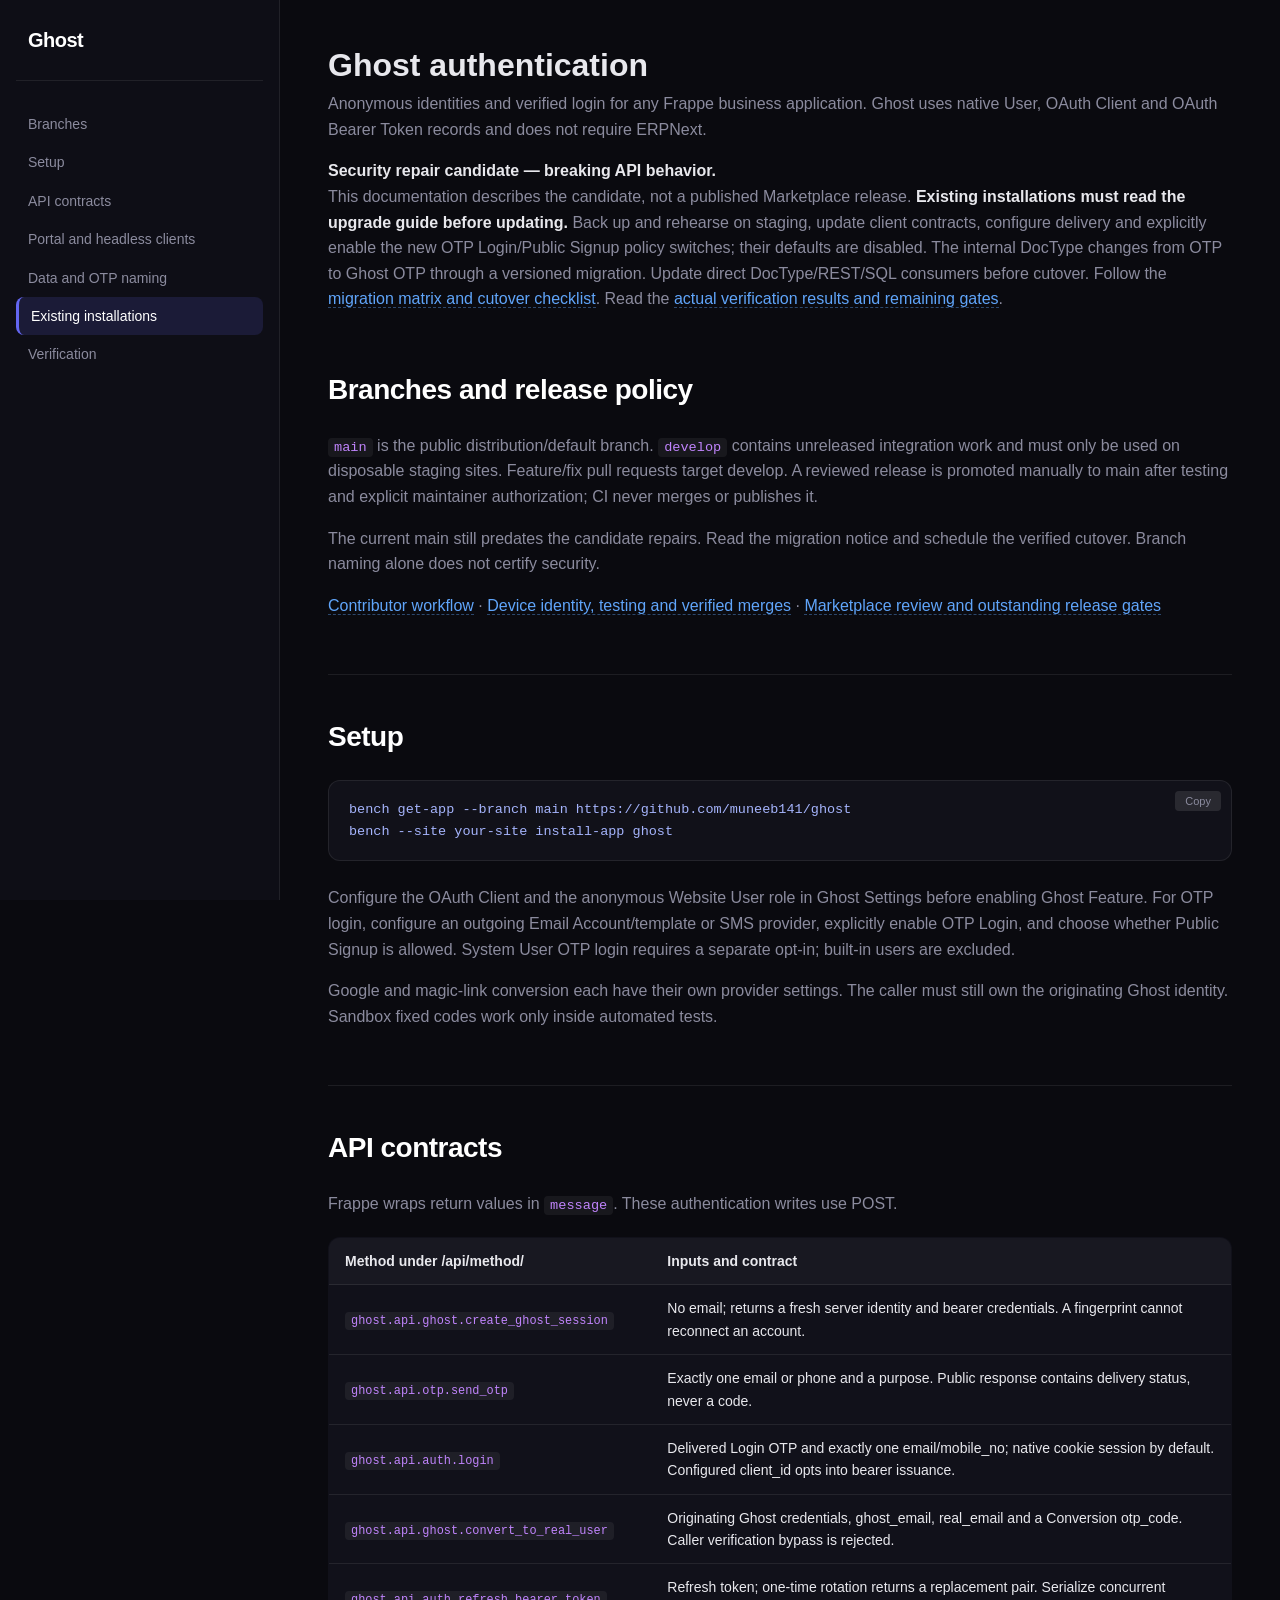
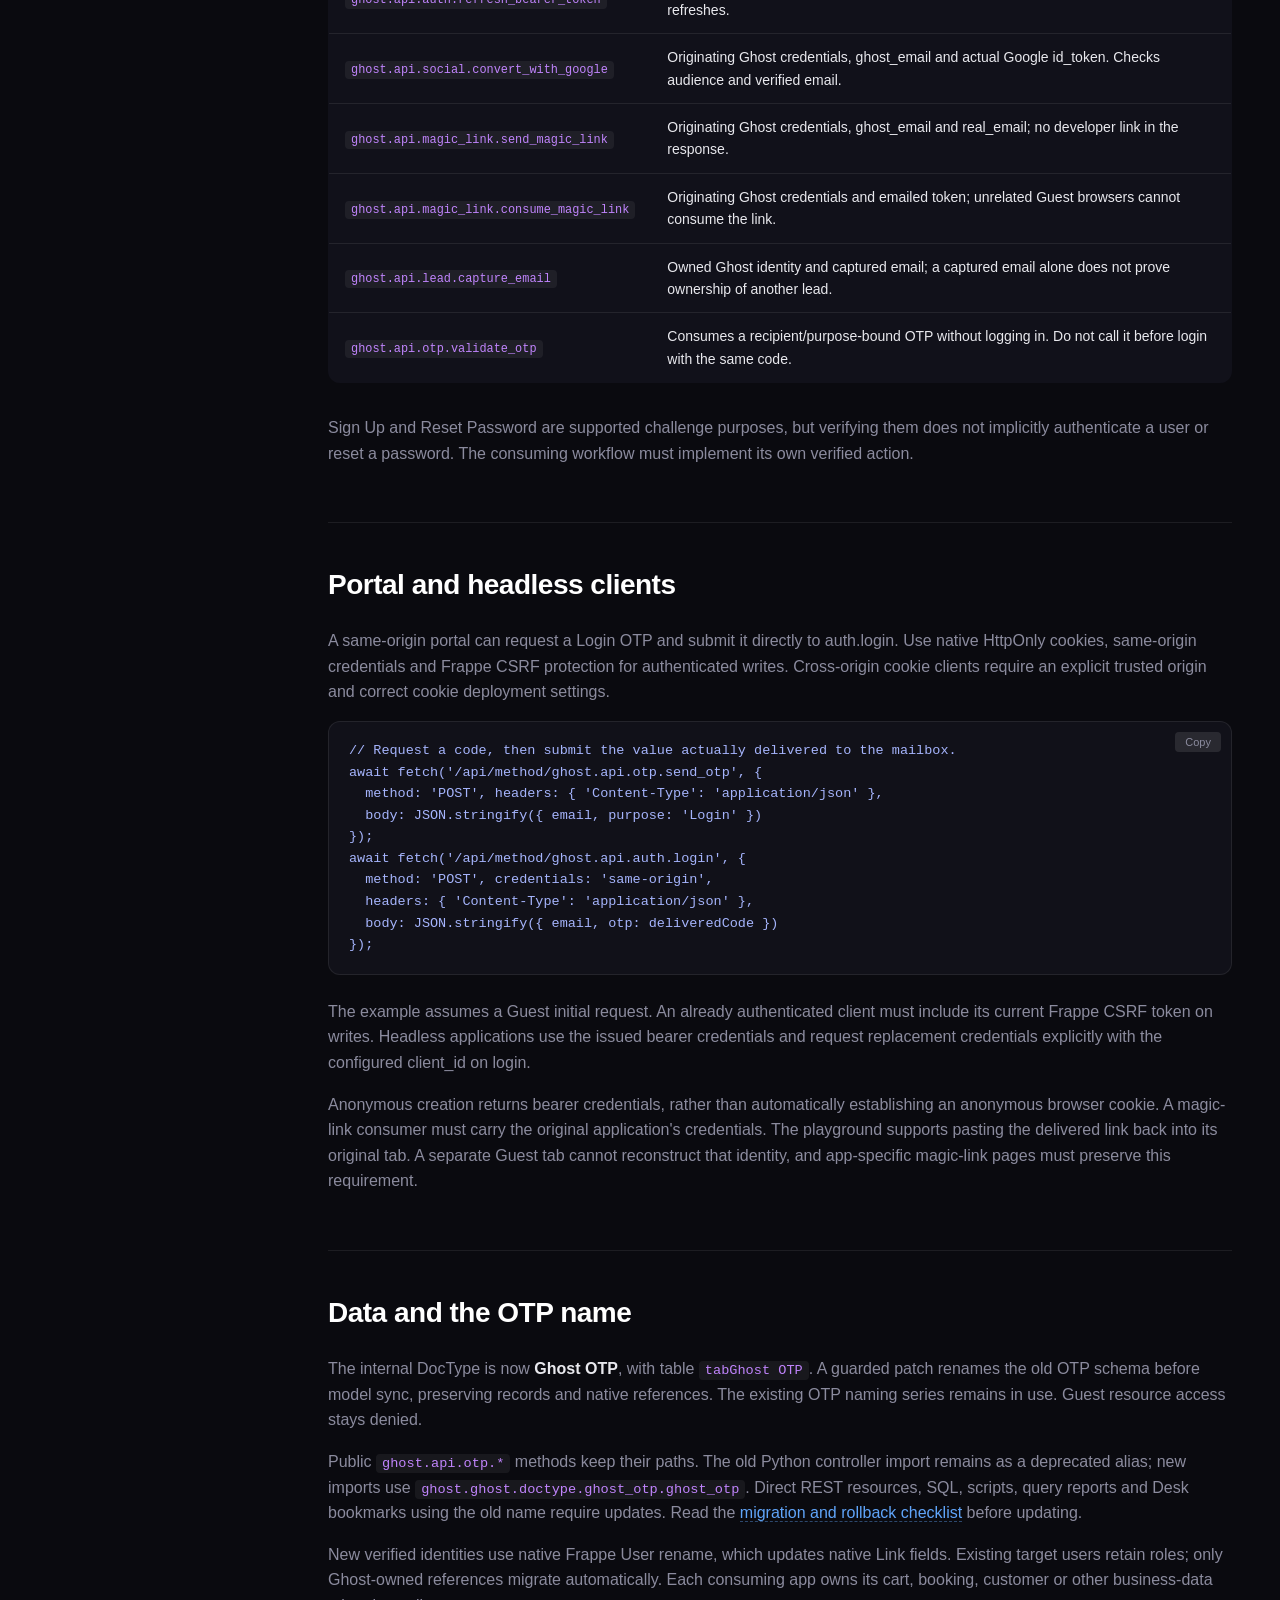
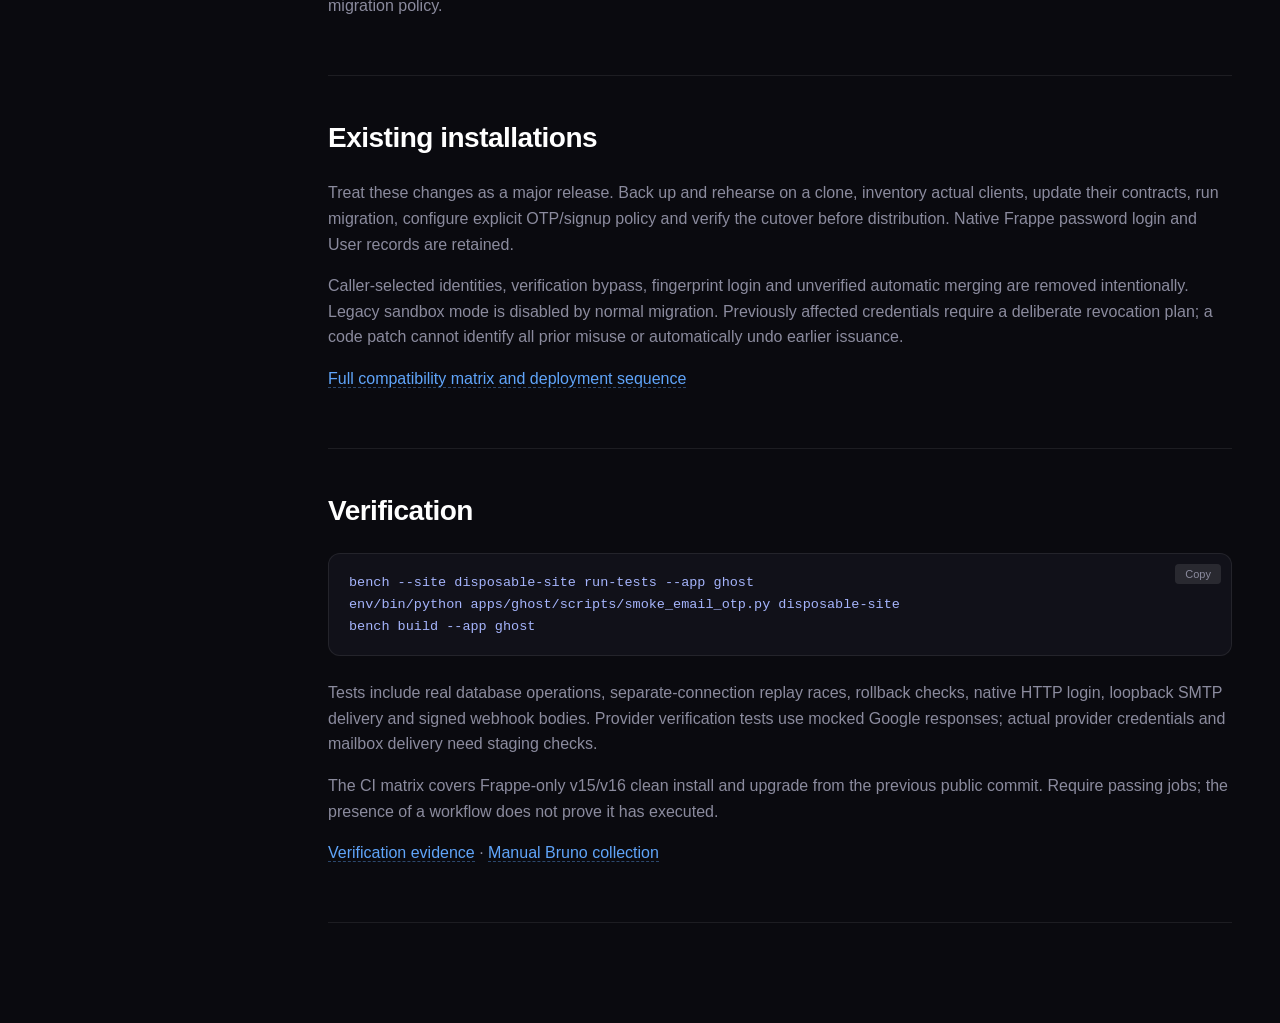
<file: docs/index.html>
<!DOCTYPE html>
<html lang="en">
<head>
  <meta charset="UTF-8">
  <meta name="viewport" content="width=device-width, initial-scale=1.0">
  <title>Ghost — Authentication and upgrade guide</title>
  <link rel="icon" type="image/png" href="assets/favicon.png">
  <link rel="stylesheet" href="style.css">
</head>
<body>
  <button class="menu-toggle" id="menuToggle">Menu</button>
  <aside class="sidebar" id="sidebar">
    <a href="#getting-started" class="brand">Ghost</a>
    <nav>
      <a class="nav-link" href="#branches">Branches</a>
      <a class="nav-link" href="#getting-started">Setup</a>
      <a class="nav-link" href="#api">API contracts</a>
      <a class="nav-link" href="#frontend">Portal and headless clients</a>
      <a class="nav-link" href="#doctypes">Data and OTP naming</a>
      <a class="nav-link" href="#upgrade">Existing installations</a>
      <a class="nav-link" href="#testing">Verification</a>
    </nav>
  </aside>
  <main class="main-content">
    <h1>Ghost authentication</h1>
    <p>Anonymous identities and verified login for any Frappe business application.
      Ghost uses native User, OAuth Client and OAuth Bearer Token records and does not require ERPNext.</p>
    <div class="info-box warning">
      <strong>Security repair candidate — breaking API behavior.</strong>
      <p>This documentation describes the candidate, not a published Marketplace release.
      <strong>Existing installations must read the upgrade guide before updating.</strong>
      Back up and rehearse on staging, update client contracts, configure delivery and explicitly
      enable the new OTP Login/Public Signup policy switches; their defaults are disabled.
      The internal DocType changes from OTP to Ghost OTP through a versioned migration.
      Update direct DocType/REST/SQL consumers before cutover. Follow the <a href="API_MIGRATION.md">migration matrix and cutover checklist</a>.
      Read the <a href="COMPATIBILITY_REPORT.md">actual verification results and remaining gates</a>.</p>
    </div>
    <section id="branches">
      <h2>Branches and release policy</h2>
      <p><code>main</code> is the public distribution/default branch. <code>develop</code> contains
        unreleased integration work and must only be used on disposable staging sites.
        Feature/fix pull requests target develop. A reviewed release is promoted manually to main
        after testing and explicit maintainer authorization; CI never merges or publishes it.</p>
      <p>The current main still predates the candidate repairs. Read the migration notice and
        schedule the verified cutover. Branch naming alone does not certify security.</p>
      <p><a href="../CONTRIBUTING.md">Contributor workflow</a> ·
        <a href="AUTH_DESIGN.md">Device identity, testing and verified merges</a> ·
        <a href="MARKETPLACE_REVIEW.md">Marketplace review and outstanding release gates</a></p>
    </section>
    <section id="getting-started">
      <h2>Setup</h2>
      <pre><code>bench get-app --branch main https://github.com/muneeb141/ghost
bench --site your-site install-app ghost</code></pre>
      <p>Configure the OAuth Client and the anonymous Website User role in Ghost Settings before
        enabling Ghost Feature. For OTP login, configure an outgoing Email Account/template or
        SMS provider, explicitly enable OTP Login, and choose whether Public Signup is allowed.
        System User OTP login requires a separate opt-in; built-in users are excluded.</p>
      <p>Google and magic-link conversion each have their own provider settings. The caller must
        still own the originating Ghost identity. Sandbox fixed codes work only inside automated tests.</p>
    </section>
    <section id="api">
      <h2>API contracts</h2>
      <p>Frappe wraps return values in <code>message</code>. These authentication writes use POST.</p>
      <table>
        <thead><tr><th>Method under /api/method/</th><th>Inputs and contract</th></tr></thead>
        <tbody>
          <tr><td><code>ghost.api.ghost.create_ghost_session</code></td><td>No email; returns a fresh server identity and bearer credentials. A fingerprint cannot reconnect an account.</td></tr>
          <tr><td><code>ghost.api.otp.send_otp</code></td><td>Exactly one email or phone and a purpose. Public response contains delivery status, never a code.</td></tr>
          <tr><td><code>ghost.api.auth.login</code></td><td>Delivered Login OTP and exactly one email/mobile_no; native cookie session by default. Configured client_id opts into bearer issuance.</td></tr>
          <tr><td><code>ghost.api.ghost.convert_to_real_user</code></td><td>Originating Ghost credentials, ghost_email, real_email and a Conversion otp_code. Caller verification bypass is rejected.</td></tr>
          <tr><td><code>ghost.api.auth.refresh_bearer_token</code></td><td>Refresh token; one-time rotation returns a replacement pair. Serialize concurrent refreshes.</td></tr>
          <tr><td><code>ghost.api.social.convert_with_google</code></td><td>Originating Ghost credentials, ghost_email and actual Google id_token. Checks audience and verified email.</td></tr>
          <tr><td><code>ghost.api.magic_link.send_magic_link</code></td><td>Originating Ghost credentials, ghost_email and real_email; no developer link in the response.</td></tr>
          <tr><td><code>ghost.api.magic_link.consume_magic_link</code></td><td>Originating Ghost credentials and emailed token; unrelated Guest browsers cannot consume the link.</td></tr>
          <tr><td><code>ghost.api.lead.capture_email</code></td><td>Owned Ghost identity and captured email; a captured email alone does not prove ownership of another lead.</td></tr>
          <tr><td><code>ghost.api.otp.validate_otp</code></td><td>Consumes a recipient/purpose-bound OTP without logging in. Do not call it before login with the same code.</td></tr>
        </tbody>
      </table>
      <p>Sign Up and Reset Password are supported challenge purposes, but verifying them does not
        implicitly authenticate a user or reset a password. The consuming workflow must implement its own verified action.</p>
    </section>
    <section id="frontend">
      <h2>Portal and headless clients</h2>
      <p>A same-origin portal can request a Login OTP and submit it directly to auth.login.
        Use native HttpOnly cookies, same-origin credentials and Frappe CSRF protection for authenticated writes.
        Cross-origin cookie clients require an explicit trusted origin and correct cookie deployment settings.</p>
      <pre><code>// Request a code, then submit the value actually delivered to the mailbox.
await fetch('/api/method/ghost.api.otp.send_otp', {
  method: 'POST', headers: { 'Content-Type': 'application/json' },
  body: JSON.stringify({ email, purpose: 'Login' })
});
await fetch('/api/method/ghost.api.auth.login', {
  method: 'POST', credentials: 'same-origin',
  headers: { 'Content-Type': 'application/json' },
  body: JSON.stringify({ email, otp: deliveredCode })
});</code></pre>
      <p>The example assumes a Guest initial request. An already authenticated client must include
        its current Frappe CSRF token on writes. Headless applications use the issued bearer credentials
        and request replacement credentials explicitly with the configured client_id on login.</p>
      <p>Anonymous creation returns bearer credentials, rather than automatically establishing an anonymous
        browser cookie. A magic-link consumer must carry the original application's credentials.
        The playground supports pasting the delivered link back into its original tab. A separate Guest tab
        cannot reconstruct that identity, and app-specific magic-link pages must preserve this requirement.</p>
    </section>
    <section id="doctypes">
      <h2>Data and the OTP name</h2>
      <p>The internal DocType is now <strong>Ghost OTP</strong>, with table <code>tabGhost OTP</code>.
        A guarded patch renames the old OTP schema before model sync, preserving records and native references.
        The existing OTP naming series remains in use. Guest resource access stays denied.</p>
      <p>Public <code>ghost.api.otp.*</code> methods keep their paths. The old Python controller import
        remains as a deprecated alias; new imports use <code>ghost.ghost.doctype.ghost_otp.ghost_otp</code>.
        Direct REST resources, SQL, scripts, query reports and Desk bookmarks using the old name require updates.
        Read the <a href="API_MIGRATION.md">migration and rollback checklist</a> before updating.</p>
      <p>New verified identities use native Frappe User rename, which updates native Link fields.
        Existing target users retain roles; only Ghost-owned references migrate automatically.
        Each consuming app owns its cart, booking, customer or other business-data migration policy.</p>
    </section>
    <section id="upgrade">
      <h2>Existing installations</h2>
      <p>Treat these changes as a major release. Back up and rehearse on a clone, inventory actual
        clients, update their contracts, run migration, configure explicit OTP/signup policy and verify
        the cutover before distribution. Native Frappe password login and User records are retained.</p>
      <p>Caller-selected identities, verification bypass, fingerprint login and unverified automatic
        merging are removed intentionally. Legacy sandbox mode is disabled by normal migration.
        Previously affected credentials require a deliberate revocation plan; a code patch cannot
        identify all prior misuse or automatically undo earlier issuance.</p>
      <p><a href="API_MIGRATION.md">Full compatibility matrix and deployment sequence</a></p>
    </section>
    <section id="testing">
      <h2>Verification</h2>
      <pre><code>bench --site disposable-site run-tests --app ghost
env/bin/python apps/ghost/scripts/smoke_email_otp.py disposable-site
bench build --app ghost</code></pre>
      <p>Tests include real database operations, separate-connection replay races, rollback checks,
        native HTTP login, loopback SMTP delivery and signed webhook bodies. Provider verification tests
        use mocked Google responses; actual provider credentials and mailbox delivery need staging checks.</p>
      <p>The CI matrix covers Frappe-only v15/v16 clean install and upgrade from the previous public
        commit. Require passing jobs; the presence of a workflow does not prove it has executed.</p>
      <p><a href="COMPATIBILITY_REPORT.md">Verification evidence</a> ·
        <a href="https://github.com/muneeb141/ghost/tree/main/bruno">Manual Bruno collection</a></p>
    </section>
  </main>
  <script src="script.js"></script>
</body>
</html>
</file>
<file: docs/style.css>
:root {
  --bg-main: #0a0a0f;
  --bg-sidebar: #0e0e16;
  --bg-card: rgba(20, 20, 32, 0.7);
  --bg-code: #111119;
  --border: rgba(255, 255, 255, 0.08);
  --border-active: rgba(99, 102, 241, 0.5);
  --text-main: #e8e8ed;
  --text-muted: #8b8b9e;
  --text-dim: #5a5a6e;
  --accent: #6366f1;
  --accent-hover: #4f46e5;
  --accent-glow: rgba(99, 102, 241, 0.15);
  --success: #22c55e;
  --warning: #f59e0b;
  --radius: 12px;
  --sidebar-width: 280px;
  --header-height: 70px;
}

* {
  box-sizing: border-box;
  margin: 0;
  padding: 0;
}

body {
  font-family: 'Inter', -apple-system, BlinkMacSystemFont, sans-serif;
  background-color: var(--bg-main);
  color: var(--text-main);
  line-height: 1.6;
  display: flex;
  justify-content: center;
  padding-left: var(--sidebar-width);
  min-height: 100vh;
  overflow-x: hidden;
}

/* Scrollbar */
::-webkit-scrollbar {
  width: 8px;
  height: 8px;
}

::-webkit-scrollbar-track {
  background: var(--bg-main);
}

::-webkit-scrollbar-thumb {
  background: rgba(255, 255, 255, 0.15);
  border-radius: 4px;
}

::-webkit-scrollbar-thumb:hover {
  background: rgba(255, 255, 255, 0.25);
}

/* Sidebar Navigation */
.sidebar {
  width: var(--sidebar-width);
  background-color: var(--bg-sidebar);
  border-right: 1px solid var(--border);
  position: fixed;
  top: 0;
  left: 0;
  bottom: 0;
  overflow-y: auto;
  padding: 24px 16px;
  z-index: 100;
  transition: transform 0.3s ease;
}

.brand {
  display: flex;
  align-items: center;
  gap: 12px;
  padding: 0 12px 24px;
  border-bottom: 1px solid var(--border);
  margin-bottom: 24px;
  text-decoration: none;
  color: #fff;
  font-weight: 700;
  font-size: 20px;
  letter-spacing: -0.5px;
}

.brand-icon {
  font-size: 24px;
}

.brand-badge {
  font-size: 11px;
  background: var(--accent-glow);
  color: #a5b4fc;
  border: 1px solid var(--border-active);
  padding: 2px 8px;
  border-radius: 100px;
  font-weight: 600;
}

.nav-group {
  margin-bottom: 24px;
}

.nav-title {
  font-size: 11px;
  font-weight: 600;
  text-transform: uppercase;
  letter-spacing: 1px;
  color: var(--text-dim);
  padding: 0 12px;
  margin-bottom: 8px;
}

.nav-list {
  list-style: none;
}

.nav-link {
  display: block;
  padding: 8px 12px;
  color: var(--text-muted);
  text-decoration: none;
  font-size: 14px;
  border-radius: 8px;
  transition: all 0.2s ease;
}

.nav-link:hover {
  color: var(--text-main);
  background: rgba(255, 255, 255, 0.04);
}

.nav-link.active {
  color: #fff;
  background: var(--accent-glow);
  border-left: 3px solid var(--accent);
  font-weight: 500;
}

.nav-sub-list {
  list-style: none;
  margin: 4px 0 4px 18px;
  border-left: 1px solid var(--border);
  padding-left: 8px;
}

.nav-sub-link {
  display: block;
  padding: 5px 10px;
  color: var(--text-dim);
  text-decoration: none;
  font-size: 12.5px;
  border-radius: 6px;
  transition: all 0.2s ease;
  white-space: nowrap;
  overflow: hidden;
  text-overflow: ellipsis;
}

.nav-sub-link:hover {
  color: var(--text-main);
  background: rgba(255, 255, 255, 0.03);
}

.nav-sub-link.active {
  color: #a5b4fc;
  font-weight: 500;
}

/* Main Content Area */
.main-content {
  width: 100%;
  max-width: 1040px;
  padding: 40px 48px 100px;
}

.hero {
  padding: 40px 0 60px;
  border-bottom: 1px solid var(--border);
  margin-bottom: 48px;
}

.hero h1 {
  font-size: 42px;
  font-weight: 800;
  letter-spacing: -1.5px;
  margin-bottom: 16px;
  background: linear-gradient(135deg, #ffffff 0%, #a5b4fc 100%);
  -webkit-background-clip: text;
  -webkit-text-fill-color: transparent;
}

.hero p {
  font-size: 21px;
  color: #cbd5e1;
  max-width: 100%;
  margin-bottom: 32px;
  line-height: 1.6;
}

.badges {
  display: flex;
  gap: 12px;
  flex-wrap: wrap;
  margin-bottom: 32px;
}

.badge-tag {
  background: var(--bg-card);
  border: 1px solid var(--border);
  padding: 6px 14px;
  border-radius: 6px;
  font-size: 13px;
  font-weight: 500;
  display: inline-flex;
  align-items: center;
  gap: 8px;
  color: var(--text-main);
  text-decoration: none;
}

.badge-tag span {
  color: var(--text-muted);
}

.hero-actions {
  display: flex;
  gap: 16px;
}

.btn {
  display: inline-flex;
  align-items: center;
  justify-content: center;
  padding: 12px 24px;
  font-size: 14px;
  font-weight: 600;
  border-radius: 8px;
  text-decoration: none;
  transition: all 0.2s;
  cursor: pointer;
}

.btn-primary {
  background: var(--accent);
  color: #fff;
  border: 1px solid transparent;
}

.btn-primary:hover {
  background: var(--accent-hover);
  box-shadow: 0 0 20px var(--accent-glow);
}

.btn-secondary {
  background: transparent;
  color: var(--text-main);
  border: 1px solid var(--border);
}

.btn-secondary:hover {
  background: rgba(255, 255, 255, 0.05);
  border-color: rgba(255, 255, 255, 0.2);
}

/* Section Styling */
section {
  padding: 40px 0;
  border-bottom: 1px solid var(--border);
}

h2 {
  font-size: 28px;
  font-weight: 700;
  letter-spacing: -0.5px;
  margin-bottom: 20px;
  color: #fff;
}

h3 {
  font-size: 20px;
  font-weight: 600;
  margin: 32px 0 16px;
  color: #e2e8f0;
}

h4 {
  font-size: 16px;
  font-weight: 600;
  margin: 20px 0 12px;
  color: var(--text-main);
}

p {
  margin-bottom: 16px;
  color: var(--text-muted);
}

ul,
ol {
  margin: 0 0 20px 24px;
  color: var(--text-muted);
}

li {
  margin-bottom: 8px;
}

strong {
  color: var(--text-main);
}

/* Luminous inline text link formatting exclusively for main content text */
.main-content p a,
.main-content ul a,
.main-content ol a,
.main-content table a,
.screenshot-caption a {
  color: #60a5fa;
  text-decoration: none;
  border-bottom: 1px dashed rgba(96, 165, 250, 0.4);
  transition: color 0.2s ease, border-color 0.2s ease;
  font-weight: 500;
}

.main-content p a:hover,
.main-content ul a:hover,
.main-content ol a:hover,
.main-content table a:hover,
.screenshot-caption a:hover {
  color: #93c5fd;
  border-bottom: 1px solid #93c5fd;
}

/* Feature Grid */
.feature-grid {
  display: grid;
  grid-template-columns: repeat(auto-fill, minmax(280px, 1fr));
  gap: 20px;
  margin-top: 24px;
}

.use-case-grid {
  display: grid;
  grid-template-columns: repeat(2, 1fr);
  gap: 24px;
  margin-top: 24px;
  margin-bottom: 24px;
}

.feature-card {
  background: var(--bg-card);
  border: 1px solid var(--border);
  border-radius: var(--radius);
  padding: 24px;
  transition: all 0.2s ease;
}

.feature-card:hover {
  border-color: rgba(99, 102, 241, 0.3);
  transform: translateY(-2px);
  box-shadow: 0 10px 30px rgba(0, 0, 0, 0.3);
}

.feature-icon {
  font-size: 28px;
  margin-bottom: 16px;
  display: inline-block;
}

.feature-card h4 {
  margin-top: 0;
  margin-bottom: 8px;
  color: #fff;
}

.feature-card p {
  font-size: 14px;
  margin-bottom: 0;
  line-height: 1.5;
}

/* Tables */
table {
  width: 100%;
  border-collapse: collapse;
  margin: 20px 0 32px;
  font-size: 14px;
  background: var(--bg-card);
  border-radius: var(--radius);
  overflow: hidden;
  border: 1px solid var(--border);
}

th,
td {
  padding: 12px 16px;
  text-align: left;
  border-bottom: 1px solid var(--border);
}

th {
  background: rgba(255, 255, 255, 0.03);
  font-weight: 600;
  color: var(--text-main);
}

tr:last-child td {
  border-bottom: none;
}

/* Code Blocks & Pre */
pre {
  background: var(--bg-code);
  border: 1px solid var(--border);
  border-radius: var(--radius);
  padding: 18px 20px;
  overflow-x: auto;
  margin: 16px 0 24px;
  position: relative;
  font-family: 'Fira Code', 'Courier New', Courier, monospace;
  font-size: 13.5px;
  color: #a5b4fc;
}

code {
  font-family: 'Fira Code', 'Courier New', Courier, monospace;
  font-size: 85%;
  background: rgba(255, 255, 255, 0.06);
  padding: 2px 6px;
  border-radius: 4px;
  color: #c084fc;
}

pre code {
  background: transparent;
  padding: 0;
  font-size: 13.5px;
  color: inherit;
}

/* Copy button for code blocks */
.copy-btn {
  position: absolute;
  top: 10px;
  right: 10px;
  background: rgba(255, 255, 255, 0.1);
  border: none;
  color: var(--text-muted);
  padding: 4px 10px;
  border-radius: 4px;
  font-size: 11px;
  cursor: pointer;
  transition: all 0.2s;
}

.copy-btn:hover {
  background: rgba(255, 255, 255, 0.2);
  color: #fff;
}

.copy-btn.copied {
  background: var(--success);
  color: #000;
}

/* Alert boxes */
.alert {
  background: rgba(99, 102, 241, 0.08);
  border: 1px solid rgba(99, 102, 241, 0.25);
  border-radius: var(--radius);
  padding: 16px 20px;
  margin: 20px 0;
  display: flex;
  gap: 12px;
  align-items: flex-start;
}

.alert-icon {
  font-size: 20px;
  line-height: 1;
}

.alert-content h5 {
  margin: 0 0 4px 0;
  font-size: 15px;
  color: #a5b4fc;
}

.alert-content p {
  margin: 0;
  font-size: 14px;
}

/* Screenshot placeholders / images */
.screenshot-container {
  margin: 24px 0;
  border: 1px solid var(--border);
  border-radius: var(--radius);
  overflow: hidden;
  background: #000;
  box-shadow: 0 12px 40px rgba(0, 0, 0, 0.5);
}

.screenshot-container img {
  width: 100%;
  height: auto;
  display: block;
}

.screenshot-caption {
  background: rgba(255, 255, 255, 0.03);
  padding: 10px 16px;
  font-size: 12px;
  color: var(--text-dim);
  border-top: 1px solid var(--border);
  text-align: center;
}

/* Universal Responsive Constraints & Word Wrapping */
img, video, iframe, table, pre {
  max-width: 100%;
}

a, p, li, h1, h2, h3, h4, h5, h6, span {
  overflow-wrap: break-word;
  word-wrap: break-word;
  word-break: break-word;
}

/* Mobile responsive */
.menu-toggle {
  display: none;
  position: fixed;
  top: 16px;
  right: 16px;
  z-index: 200;
  background: var(--bg-sidebar);
  border: 1px solid var(--border-active);
  color: #fff;
  padding: 8px 14px;
  border-radius: 8px;
  font-weight: 600;
  box-shadow: 0 4px 12px rgba(0, 0, 0, 0.5);
  cursor: pointer;
}

@media (max-width: 900px) {
  body {
    display: block !important;
    padding-left: 0;
    width: 100%;
    max-width: 100vw;
    overflow-x: hidden;
  }
  .sidebar {
    transform: translateX(-100%);
    box-shadow: 10px 0 30px rgba(0, 0, 0, 0.8);
  }
  .sidebar.open {
    transform: translateX(0);
  }
  .main-content {
    display: block;
    width: 100% !important;
    max-width: 100% !important;
    box-sizing: border-box;
    padding: 28px 24px 80px;
    margin: 0 auto;
    overflow-x: hidden;
  }
  .menu-toggle {
    display: block;
  }
  .hero h1 {
    font-size: 34px;
  }
  .use-case-grid,
  .feature-grid {
    display: flex !important;
    flex-direction: column !important;
    gap: 20px;
    width: 100%;
  }
  table {
    display: block !important;
    overflow-x: auto;
    -webkit-overflow-scrolling: touch;
    width: 100%;
    max-width: 100%;
  }
  pre, code {
    max-width: 100%;
    overflow-x: auto;
    -webkit-overflow-scrolling: touch;
    word-break: normal;
  }
  pre code {
    word-break: normal;
  }
}

@media (max-width: 640px) {
  .main-content {
    padding: 24px 18px 60px !important;
  }
  .hero {
    padding: 20px 0 40px;
  }
  .hero h1 {
    font-size: 28px;
    line-height: 1.25;
    letter-spacing: -1px;
  }
  .hero p {
    font-size: 16px;
  }
  h2 {
    font-size: 22px;
    margin-top: 36px;
    margin-bottom: 16px;
  }
  h3 {
    font-size: 18px;
    margin-top: 24px;
  }
  .feature-card {
    padding: 20px;
    width: 100%;
    box-sizing: border-box;
  }
  th, td {
    padding: 10px 12px;
    font-size: 13px;
  }
  pre {
    padding: 14px;
    font-size: 12.5px;
    border-radius: 8px;
  }
  .alert {
    padding: 14px;
    gap: 12px;
    flex-direction: column;
    align-items: flex-start;
  }
  .hero-actions {
    flex-direction: column;
    width: 100%;
    gap: 12px;
  }
  .btn {
    width: 100%;
    text-align: center;
  }
}

@media (max-width: 480px) {
  .main-content {
    padding: 20px 16px 50px !important;
  }
  .hero h1 {
    font-size: 24px;
  }
  .hero p {
    font-size: 15px;
  }
  .menu-toggle {
    top: 12px;
    right: 12px;
    padding: 7px 12px;
    font-size: 13px;
  }
}
</file>
